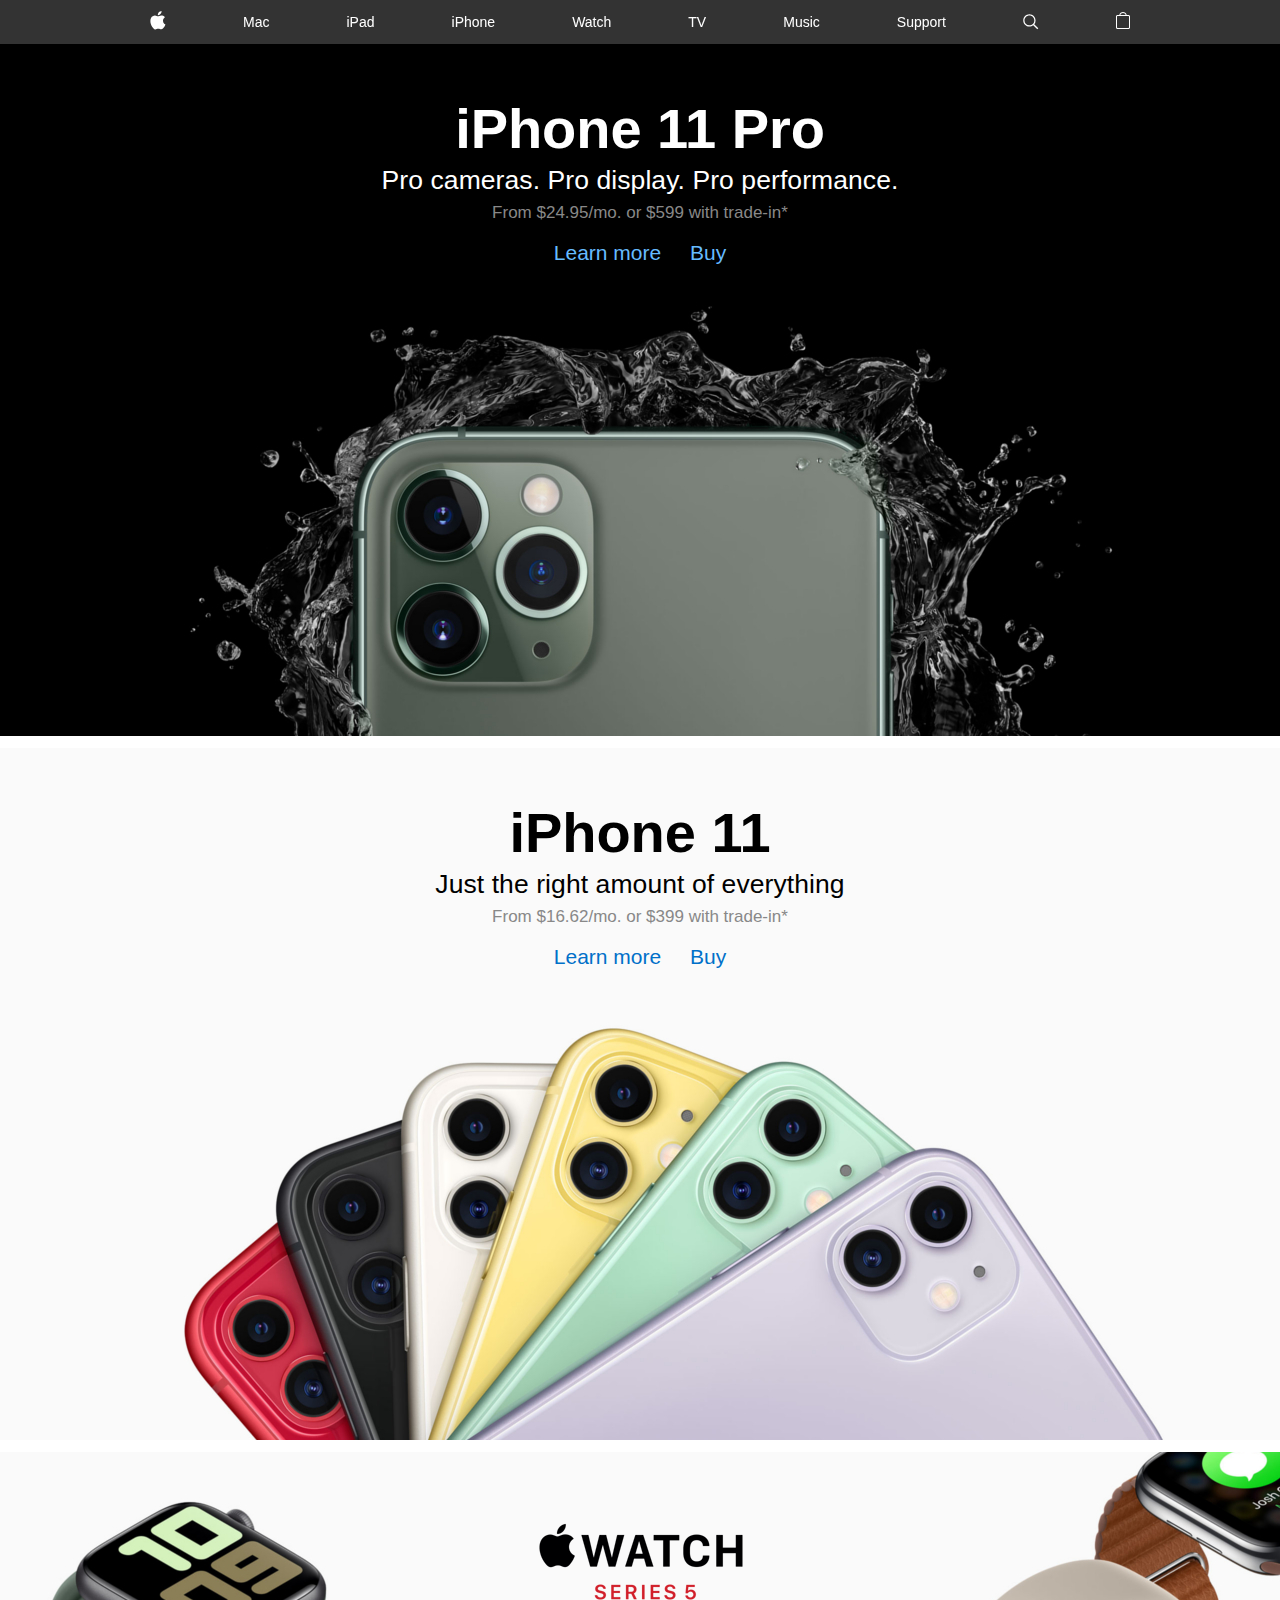
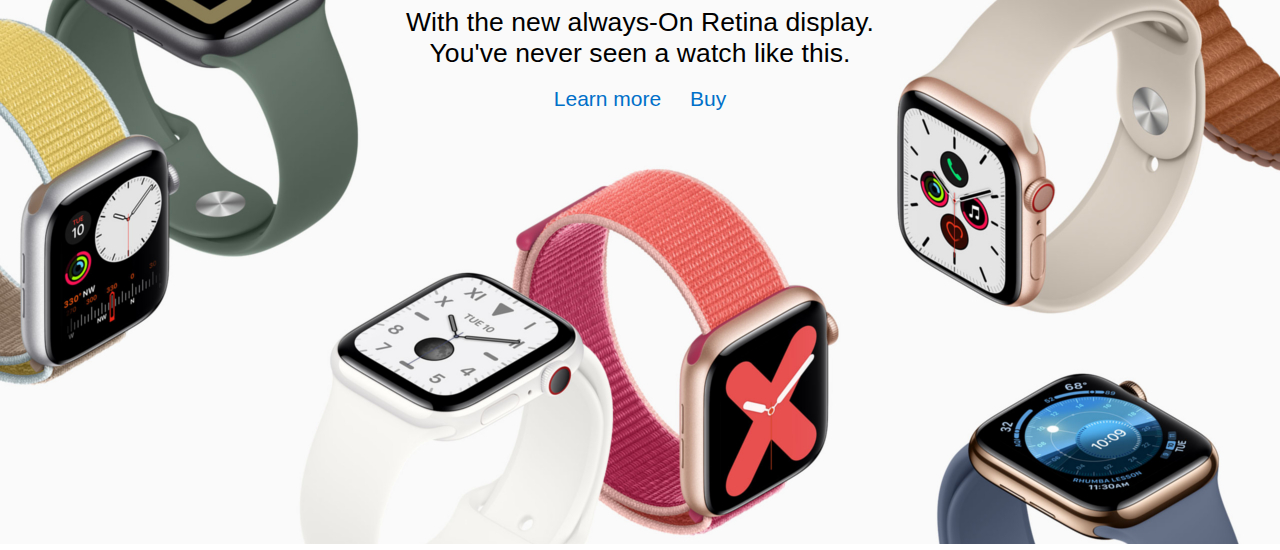
<file: index.html>
<!DOCTYPE html>
<html lang="en">
<head>
    <meta charset="UTF-8">
    <meta name="viewport" content="width=device-width, user-scalable=no, initial-scale=1.0, maximum-scale = 1.0, minimum-sacle = 1.0">
    <meta http-equiv="X-UA-Compatible" content="ie=edge">
    <title>Apple</title>
    <link rel="stylesheet" href = "style.css">
    <script src="main.js" defer></script>
</head>
<body>
    <header>
        <div class="container">
            <nav class="nav">
                <ul class="nav-list nav-list-mobile">
                    <li class="nav-item">
                        <div class="mobile-menu">
                            <span class="line line-top"></span>
                            <span class="line line-bottom"></span>
                        </div>
                    </li>
                    <li class="nav-item">
                        <a href="index.html" class="nav-link nav-link-apple"></a>
                    </li>
                    <li class="nav-item">
                        <a href="#" class="nav-link nav-link-bag"></a>
                    </li>
                </ul>
                <!-- /.nav-list nav-list-mobile -->
                <ul class="nav-list nav-list-larger">
                    <li class="nav-item nav-item-hidden">
                        <a href="index.html" class="nav-link nav-link-apple"></a>
                    </li>
                    <li class="nav-item">
                        <a href="#" class="nav-link">Mac</a>
                    </li>
                    <li class="nav-item">
                        <a href="#" class="nav-link">iPad</a>
                    </li>
                    <li class="nav-item">
                        <a href="#" class="nav-link">iPhone</a>
                    </li>
                    <li class="nav-item">
                        <a href="#" class="nav-link">Watch</a>
                    </li>
                    <li class="nav-item">
                        <a href="#" class="nav-link">TV</a>
                    </li>
                    <li class="nav-item">
                        <a href="#" class="nav-link">Music</a>
                    </li>
                    <li class="nav-item">
                        <a href="#" class="nav-link">Support</a>
                    </li>
                    <li class="nav-item">
                        <a href="#" class="nav-link nav-link-search"></a>
                    </li>
                    <li class="nav-item nav-item-hidden">
                        <a href="#" class="nav-link nav-link-bag"></a>
                    </li>
                </ul>
                <!-- /.nav-list nav-list-larger -->
            </nav>    
        </div>
    </header>

    <section class="hero iphone-11-pro">
        <div class="container">
            <div class="title">
                <h2 class="title-heading">iPhone 11 Pro</h2>
                <h3 class="title-sub-heading">Pro cameras. Pro display. Pro performance.</h3>
                <p class="title-price">From $24.95/mo. or $599 with trade-in*</p>
            </div>
            <div class="cta">
                <a href="#" class="cta-link">Learn more</a>
                <a href="#" class="cta-link">Buy</a>
            </div>
        </div>
    </section>

    <section class="hero iphone-11">
        <div class="container">
            <div class="title title-dark">
                <h2 class="title-heading">iPhone 11</h2>
                <h3 class="title-sub-heading">Just the right amount of everything</h3>
                <p class="title-price">From $16.62/mo. or $399 with trade-in*</p>
            </div>
            <div class="cta">
                <a href="#" class="cta-link cta-link-darker">Learn more</a>
                <a href="#" class="cta-link cta-link-darker">Buy</a>
            </div>
        </div>
    </section>


    <section class="hero watch">
        <div class="container">
            <div class="title title-dark">
                <h2 class="title-heading-watch"></h2>
                <h3 class="title-sub-heading">With the new always-On Retina display.<br>
                   You've never seen a watch like this.</h3>
            </div>
            <div class="cta">
                <a href="#" class="cta-link cta-link-darker">Learn more</a>
                <a href="#" class="cta-link cta-link-darker">Buy</a>
            </div>
        </div>
    </section>

<script src = "main.js"></script>
</body>
</html>
</file>
<file: style.css>
/* Global */
*,
*::before,
*::after{
    margin:0;
    padding: 0;
}

html{
    font-size: 10px;
    font-family: 'SF Pro Display',sans-serif;
}

a{
    display:block;
    text-decoration: none;
}

.container {
    max-width: 98rem;
    margin:0 auto;
    padding: 0 2.2rem;
}
/* Header */
header {
    position: fixed;
    top:0;
    z-index: 1400;
    height: 4.4rem;
    width: 100%;
    background-color: rgba(0,0,0,.8);
    backdrop-filter: blur(2rem);
}

.nav-list {
    list-style: none;
    display:flex;
    align-items: center;
    justify-content: space-between;
    margin: 0 -1rem;
}

.nav-list-mobile {
    display:none;
}

.nav-link {
    font-size: 1.4rem;
    color:#fff;
    padding: 0 1rem;
    transition: opacity .5s;
}

.nav-link:hover {
    opacity: .7;
}

.nav-link-apple {
    width: 1.6rem;
    height: 4.4rem;
    background: url("images/icons/apple.svg") center no-repeat;
}


.nav-link-search {
    width: 1.6rem;
    height: 4.4rem;
    background: url("images/icons/search.svg") center no-repeat;
}


.nav-link-bag {
    width: 1.4rem;
    height: 4.4rem;
    background: url("images/icons/bag.svg") center no-repeat;
}
/* iPhone 11 pro */
.iphone-11-pro{
  
    background: url("images/hero/iphone-11-pro/iphone_11_pro_large.jpg");
    margin-top: 4.4rem;
}


.title {
    color:#fff;
    text-align: center;
    padding-top: 5.5rem;
}
.title-heading {
    font-size: 5.6rem;
    line-height: 1.07143;
    letter-spacing: -.005rem;
}
.title-sub-heading {
    font-size: 2.65rem;
    margin-top: .6rem;
    letter-spacing: .008rem;
    font-weight: 400;  
}

.title-price {
    font-size: 1.7rem;
    color:#888;
    margin-top: .68rem;
}
.cta {
    text-align: center;
    margin-top: 1.8rem;
}

.cta-link {
    color:#66bbff;
    font-size: 2.1rem;
    display: inline-block;
}

.cta-link:nth-child(2){
    margin-left: 2.6rem;
}

.cta-link:hover {
    border-bottom: 2px solid #66bbff;
}


/* iPhone 11 section */
.iphone-11 {
    background: url("images/hero/iphone-11/iphone_11_large.jpg");
}

.title-dark {
    color:#000;
}
.cta-link-darker{
    color:#0070c9;
}

.cta-link-darker:hover{
    border-bottom-color: #0070c9;
}
.watch{
    background: url("images/hero/watch/watch_large.jpg");
}
.title-heading-watch {
    height: 7.8rem;
    background: url("images/hero/watch/logo_watch_large.png") center no-repeat;
    background-size: auto 7.8rem;
    margin-top: 1.6rem;
}


/* Move to the bottom of all section styles to keep consistent styles */
.hero {
    height:69.2rem;
    background-size: auto 73.6rem;
    background-position: center;
    background-repeat: no-repeat;
    border-top: .6rem solid #fff;
    border-bottom: .6rem solid #fff;
}

.iphone-11-pro{
    border-top: none;
}

/* end */


@media screen and (max-width: 1068px){
    .iphone-11-pro{
        background: url("images/hero/iphone-11-pro/iphone_11_pro_medium.jpg");
    }

    .iphone-11{
        background: url("images/hero/iphone-11/iphone_11_medium.jpg");
    }

    .watch{
        background: url("images/hero/watch/watch_medium.jpg");
    }

    .hero{
        height:65rem;
        background-size: auto 69.8rem;
        background-position: bottom center;
        background-repeat: no-repeat;
    }

    .title-heading{
        font-size: 4.4rem;
    }

    .title-sub-heading{
        font-size: 2.4rem;
    }

    .cta-link:nth-child(2){
        margin-left:2rem;
    }

    .title-heading-watch{
        height: 6.2rem;
        background: url("images/hero/watch/logo_watch_medium.png") center no-repeat;
        background-size: auto 6.2rem;
    }

}


@media screen and (max-width: 767px){
    header{
        height: 4.8rem;
        transition: background .36s cubic-bezier(0.32,0.08,0.24,1),
                    height .56s cubic-bezier(0.32,0.08,0.24,1);
    }


    header .container{
        padding: 0;
    }

    .iphone-11-pro{
        margin-top:4.8rem;
    }

    .nav-list {
        margin-top: 0;
    }

    .nav-list-mobile{
        display:flex;
    }

    .nav-item {
        width:4.8rem;
        height: 4.8rem;
        display:flex;
        justify-content: center;
    }

    .nav-item-hidden {
        display:none;
    }

    .mobile-menu{
        position: relative;
        z-index: 1500;
        width: 100%;
        height: 100%;
        display:flex;
        flex-direction: column;
        align-items: center;
        justify-content: center;
        cursor:pointer;
        padding-left: 10px;
        padding-top:3px;
    }
    .line {
        position: absolute;
        width: 1.7rem;
        height: 1.7px;
        background-color: #fff;
   
        transition: margin-top .3192s cubic-bezier(0.04, 0.04, 0.12, 0.96);
    }

    .line-top {
        margin-top: 2px;
    }
    .line-bottom {
        margin-top: -1.5rem;
    }

    .active .line-top{
        margin-top: 0;
        transform: rotate(45deg);
        transition: transform .3192s .1s cubic-bezier(0.04, 0.04, 0.12, 0.96);
    }
    .active .line-bottom{
        margin-top: 0;
        transform: rotate(-45deg);
        transition: transform .3192s .1s cubic-bezier(0.04, 0.04, 0.12, 0.96);
    }

    header.active {
        height: 100%;
        background-color: #000;
    }

    .nav-link-apple{
        width: 1.8rem;
        height: 4.8rem;
        position: relative;
        z-index: 1500;
    }

    .nav-link-bag{
        width: 1.6rem;
        height: 4.8rem;
        transition: opacity 3s;
    }

    .nav{
        position: relative;
    }

    .nav-link{
        font-size: 1.7rem;
        padding: 0;
        margin: auto 0;
    }


    .nav-list-larger{
        position: fixed;
        top:0;
        left: 0;
        width: 0;
        height: 0;
        display: block;
        padding: 10.5rem 5rem;
        z-index:1000;
        box-sizing: border-box;
        opacity: 0;
        visibility: hidden;
        transition: opacity .3s;
    }

    .active .nav-list-larger{
        width:100%;
        height:100vh;
        opacity: 1;
        visibility: visible;
    }

    .active .nav-link-bag{
        opacity: 0;
        transition: opacity .3s;
    }

    .nav-list-larger .nav-item{
        width: 100%;
        justify-content: flex-start;
        border-bottom: 2px solid rgba(255,255,255,.1);

    }
    .nav-list-larger .nav-item:nth-child(9){
        border-bottom: none;
    }

    .active.nav-list-larger .nav-item {
        animation: fadeIn 1s ease-in;
    }






    @keyframes fadeIn {
        from{
            opacity: 0;
        }
        to{
            opacity: 1;
        }
    }
}


@media screen and (max-width: 735px){
    .iphone-11-pro{
        background: url("images/hero/iphone-11-pro/iphone_11_pro_small.jpg");
    }

    .iphone-11{
        background: url("images/hero/iphone-11/iphone_11_small.jpg");
    }

    .watch{
        background: url("images/hero/watch/watch_small.jpg");
    }

    .hero{
        height:50rem;
        background-size: auto 54.8rem;
        background-position: bottom center;
        background-repeat: no-repeat;
    }
    .title{
        padding-top: 3.7rem;
    }

    .title-heading{
        font-size: 3.2rem;
    }
    .title-sub-heading{
        font-size: 1.9rem;
    }

    .title-heading-watch{
        margin-top: -.5rem;
        margin-bottom:0;

    }

    .title-price{
        font-size: 1.4rem;
    }

    .cta{
        margin-top:.7rem;
    }


    .cta-link{
        font-size: 1.9rem;
    }

}
</file>
